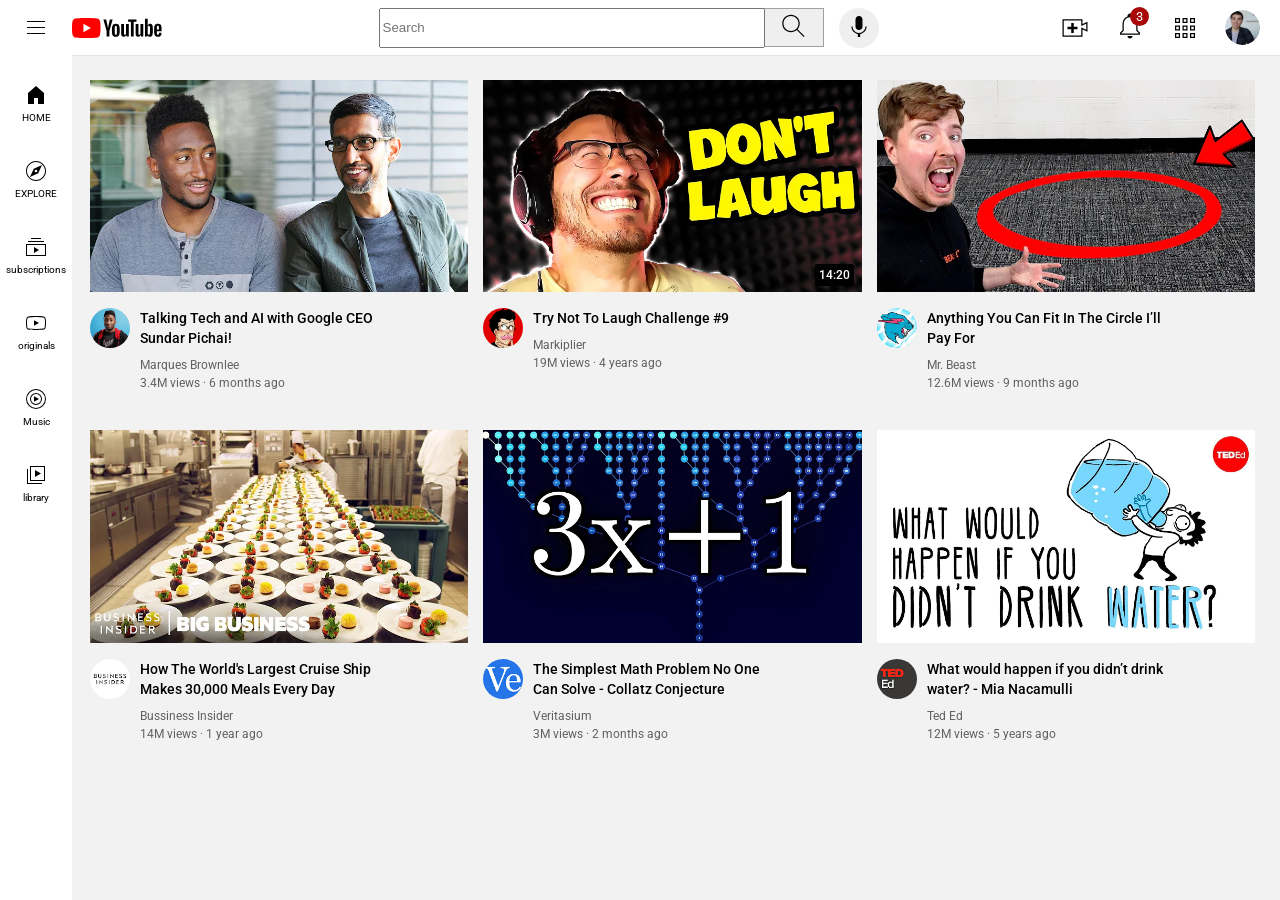
<file: index.html>
<!DOCTYPE html>
<html>
  <head>
    <title>YOUTUBE.COM</title>

    <link rel="preconnect" href="https://fonts.googleapis.com">
    <link rel="preconnect" href="https://fonts.gstatic.com" crossorigin>
    <link href="https://fonts.googleapis.com/css2?family=Roboto:ital,wght@0,100;0,300;0,400;0,500;0,700;0,900;1,100;1,300;1,400;1,500;1,700;1,900&display=swap" rel="stylesheet">
    <link rel="stylesheet" href="styles/general.css">
    <link rel="stylesheet" href="styles/video.css">
    <link rel="stylesheet" href="styles/header.css">
    <link rel="stylesheet" href="styles/sidebar.css">
  </head>
  <body>
    <div class="header">
      <div class="leftsection"> 
       <img class="hamburger-menu" src="icons/hamburger-menu.svg">
       <img class="youtube-logo" src="icons/youtube-logo.svg">
      </div>
      <div class="midsection">
        <input class="search-bar" type="text" placeholder="Search">
        <button class="searchbutton">
          <img class="searchimg" src="icons/search.svg">
          <div class="tooltip">Search</div>
        </button>
        <button class="voicebutton">
          <img class="voiceimg" src="icons/voice-search-icon.svg">
          <div class="tooltip">Search with your voice</div>
        </button>
      </div>
      <div class="rightsection">
        <img class="upload" src="icons/upload.svg">
        <div class="not-icon">
          <img class="not" src="icons/notifications.svg">
          <div class="not-no">3</div>
        </div>
        <img class="apps" src="icons/youtube-apps.svg">
        <img class="profilepic" src="channel/my-channel.jpeg">
      </div>
    </div>
    <div class="sidebar">
      <div class="sidebar-link">
        <img src="icons/home.svg">
      <div>HOME</div>
      </div>
      <div class="sidebar-link">
        <img src="icons/explore.svg">
        <div>EXPLORE</div>
      </div>
      <div class="sidebar-link">
        <img src="icons/subscriptions.svg">
        <div>subscriptions</div>
      </div>
      <div class="sidebar-link">
        <img src="icons/originals.svg">
        <div>originals</div>
      </div>
      <div class="sidebar-link">
        <img src="icons/youtube-music.svg">
        <div>Music</div>
      </div>
      <div class="sidebar-link">
        <img src="icons/library.svg">
        <div>library</div>
      </div>
    </div>
    <div class="video-grid"> 
       <div class="preview">
      <div class="thumbnail-row">
        <img class="thumbnail" src="thumbnails/thumbnail-1.webp">
      </div>
      <div class="info-grid">
      <div class="channel-pic">
        <img class="pfp" src="channel/channel-1.jpeg">
      </div>
      <div class="video-info ">
        <p class="video-title">
          Talking Tech and AI with Google CEO Sundar Pichai!
        </p>
        <p class="author">
          Marques Brownlee
        </p>
        <p class="stats">
          3.4M views &#183; 6 months ago
        </p>
      </div>
    </div>
    
    </div>
    
    <div class="preview">
      <div class="thumbnail-row">
        <img class="thumbnail" src="thumbnails/thumbnail-2.webp">
        <div class="videotime">14:20</div>
      </div>
      <div class="info-grid">
      <div class="channel-pic">
        <img class="pfp" src="channel/channel-2.jpeg">
      </div>
      <div class="video-info ">
        <p class="video-title">
          Try Not To Laugh Challenge #9
        </p>
        <p class="author">
          Markiplier
        </p>
        <p class="stats">
          19M views &#183; 4 years ago
        </p>
      </div>
    </div>
    
    </div>

    <div class="preview">
      <div class="thumbnail-row">
        <img class="thumbnail" src="thumbnails/thumbnail-6.webp">
      </div>
      <div class="info-grid">
      <div class="channel-pic">
        <img class="pfp" src="channel/channel-6.jpeg">
      </div>
      <div class="video-info ">
        <p class="video-title">
          Anything You Can Fit In The Circle I’ll Pay For
        </p>
        <p class="author">
          Mr. Beast
        </p>
        <p class="stats">
          12.6M views &#183; 9 months ago
        </p>
      </div>
    </div>
    
    </div>
    
    <div class="preview">
      <div class="thumbnail-row">
        <img class="thumbnail" src="thumbnails/thumbnail-10.webp">
      </div>
      <div class="info-grid">
      <div class="channel-pic">
        <img class="pfp" src="channel/channel-10.jpeg">
      </div>
      <div class="video-info ">
        <p class="video-title">
          
How The World's Largest Cruise Ship Makes 30,000 Meals Every Day
        </p>
        <p class="author">
          Bussiness Insider
        </p>
        <p class="stats">
          14M views &#183; 1 year ago
        </p>
      </div>
    </div>
    
    </div>

    
    <div class="preview">
      <div class="thumbnail-row">
        <img class="thumbnail" src="thumbnails/thumbnail-4.webp">
      </div>
      <div class="info-grid">
      <div class="channel-pic">
        <img class="pfp" src="channel/channel-4.jpeg">
      </div>
      <div class="video-info ">
        <p class="video-title">
          The Simplest Math Problem No One Can Solve - Collatz Conjecture
        </p>
        <p class="author">
          Veritasium
        </p>
        <p class="stats">
          3M views &#183; 2 months ago
        </p>
      </div>
    </div>
    
    </div>
    
    <div class="preview">
      <div class="thumbnail-row">
        <img class="thumbnail" src="thumbnails/thumbnail-12.webp">
      </div>
      <div class="info-grid">
      <div class="channel-pic">
        <img class="pfp" src="channel/channel-12.jpeg">
      </div>
      <div class="video-info ">
        <p class="video-title">
          What would happen if you didn’t drink water? - Mia Nacamulli
        </p>
        <p class="author">
          Ted Ed
        </p>
        <p class="stats">
          12M views &#183; 5 years ago
        </p>
      </div>
    </div>
    
    </div></div>
 
  
  
  </body>
</html>
</file>
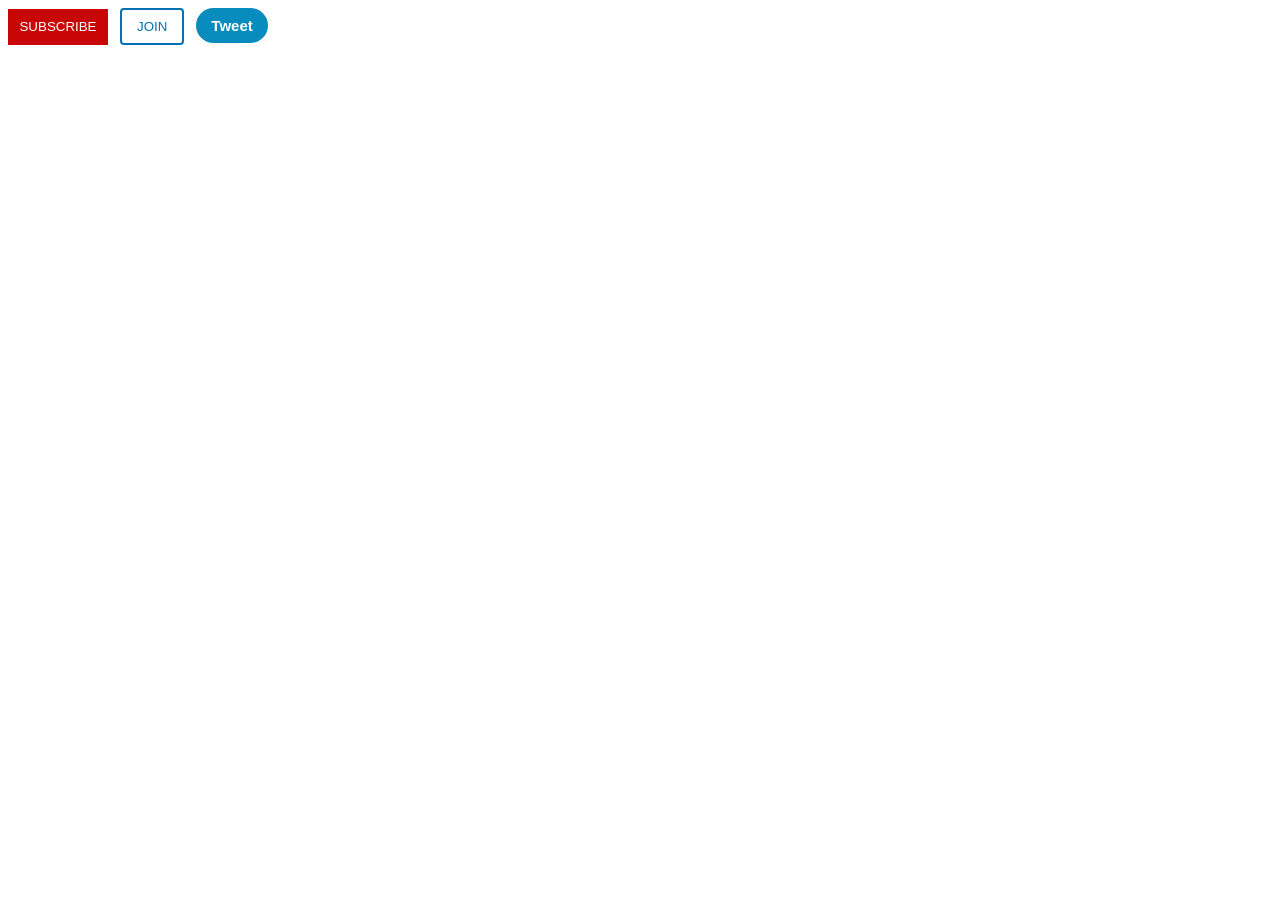
<file: intro-html/buttons.html>
<!DOCTYPE html>
 <head>
  <link rel="stylesheet" href="buttons.css">
 </head>
<body>
  <button class="subscribe">SUBSCRIBE</button>
  <button class="JOIN">JOIN</button>
  <button class="tweet">Tweet</button>
</body>
</file>
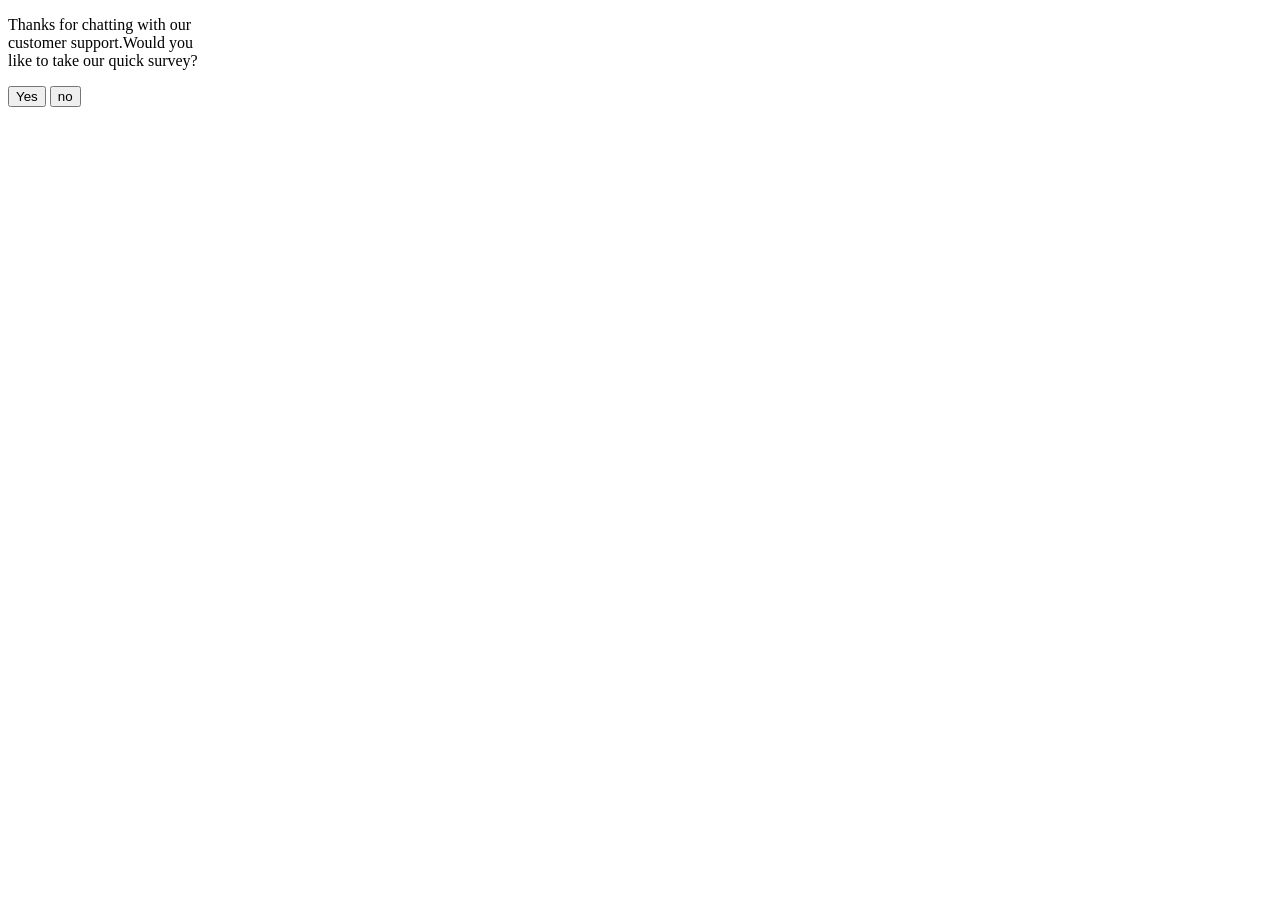
<file: intro-html/new.html>
<!DOCTYPE html>
<html>
  <head>
    <style>
      .a,
      .b
      .c
      {display: inline block;
         vertical-align: top;
      }
      .c{
        width: 200px;
        
        vertical-align: middle;
      }
    </style>
  </head>
  <body>
    <p class="c">Thanks for chatting with our customer support.Would you like to take our quick survey?</p>
 <button class="a">Yes</button>
 <button class="b">no</button>
  </body>
</html>
</file>
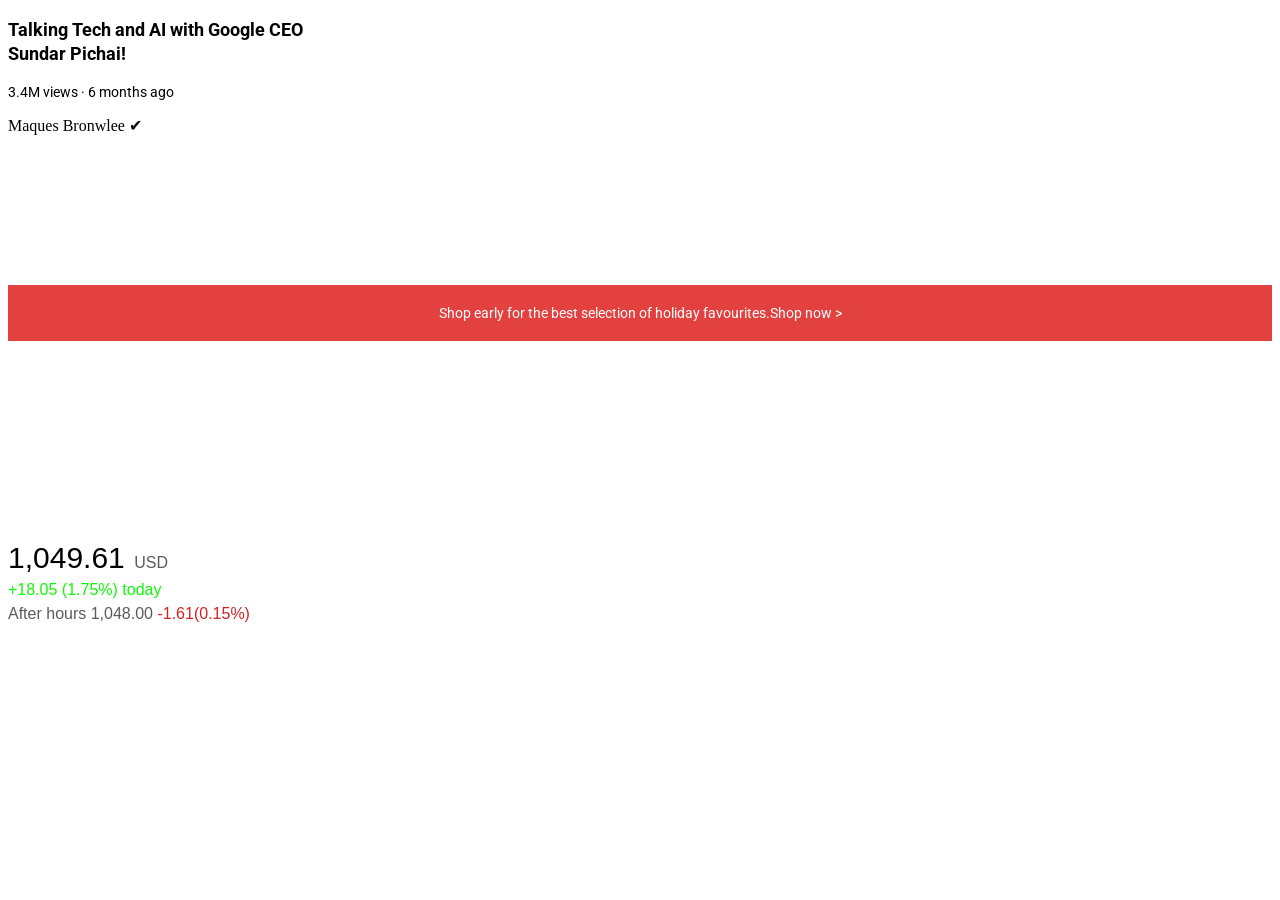
<file: intro-html/text.html>
<!DOCTYPE html>
<html>
  <head>
    <link rel="preconnect" href="https://fonts.googleapis.com">
<link rel="preconnect" href="https://fonts.gstatic.com" crossorigin>
<link href="https://fonts.googleapis.com/css2?family=Roboto:ital,wght@0,100;0,300;0,400;0,500;0,700;0,900;1,100;1,300;1,400;1,500;1,700;1,900&display=swap" rel="stylesheet">
   <link rel="stylesheet" href="text.css">
  </head>
  <body>
  <p class="video-title">
    Talking Tech and AI with Google CEO Sundar Pichai!
  </p>
  <p class="stats">
    3.4M views  &#183 6 months ago
  </p>
  <p>
    Maques Bronwlee &#10004
  </p>
  <p class="apple">Shop early for the best selection of holiday favourites.<span class="u">Shop now</span> ></p>
  <P class="d">
    <span class="a">1,049.61</span> USD<br>
    <span class="b">+18.05 (1.75%) today</span><br>
    After hours 1,048.00 <span class="c">-1.61(0.15%)</span>
  </P>
</body>
</html>
</file>
<file: styles/general.css>
p{
  font-family: Roboto,Arial;
  margin-top: 0px;
  margin-bottom: 0px;
}
body{
  margin: 0px;
  padding-top: 80px;
  padding-left: 90px;
  padding-right: 25px;
  background-color: rgb(243, 242, 242);
  margin-bottom: 50px;
}
</file>
<file: styles/video.css>
.thumbnail{
  width: 100%;
}

.channel-pic{
  display: inline-block;
  width: 50px;
  vertical-align: top;
}
.video-info{
  width: 250px;
  display: inline-block;
}
.pfp{
  width: 40px;
  border-radius: 50px;
}
.video-title{
  margin-top: 0px;
  font-size: 14px;
  font-weight:500;
  line-height: 20px;
  margin-bottom: 10px;
}
.thumbnail-row{
  margin-bottom: 12px;
  position: relative;
}
.author,
.stats{
  font-size: 12px;
  font-weight: 400;
 color:  rgb(96,96,96);
}
.author{
  margin-bottom: 4px;
}
.info-grid{
  display: grid;
  grid-template-columns:50px 1fr ;
}
.video-grid{
  display: grid;
  grid-template-columns: 1fr 1fr 1fr;
  column-gap: 15px;
  row-gap: 40px;
}
.videotime{
  background-color: black;
  color: white;
  position: absolute;
  bottom: 10px;
  right: 8px;
  font-family: Roboto,Arial;
  font-size: 12px;
  font-weight: 500;
  padding: 4px;
  border-radius: 2px;
}
</file>
<file: styles/header.css>
.header{
  display: flex;
  flex-direction: row;
  height: 55px;
 justify-content: space-between;
 position: fixed;
 top: 0;
 right: 0;
 left: 0;
 background-color:white ;
 border-bottom-width: 1px; ;
 border-bottom-style: solid;
 border-bottom-color: rgb(228, 225, 225);
 z-index: 100;
}
.leftsection{
display: flex;
align-items: center;
}
.midsection{
  
  flex: 1;
  margin-left: 70px;
  margin-right: 35px;
  max-width: 500px;
  display: flex;
  align-items: center;
}
.rightsection{
  width: 200px;
 
display: flex;
align-items: center;
justify-content: space-between;
margin-right: 20px;
flex-shrink: 0;
}
.hamburger-menu{
  height: 24px;
  margin-left: 24px;
  margin-right: 24px;
}
.youtube-logo{
  height: 20px;
}
.searchbutton{
  height: 39px;
  width: 60px;
  margin-right: 15px;
  border-width: 0.1px;
  border-color: rgb(160, 160, 160);
  border-style: solid;
  margin-left: -1px;
}
.searchimg{
  height: 30px;
  width: 45px;
}
.voicebutton{
  height: 40px;
  width: 40px;
  border-radius: 20px;
  border: none;
  position: relative;
}
.voiceimg{
  height: 35px;
  width: 28px;
}
.search-bar{
  flex: 1;
  height: 34px;
  width: 0;
  position: relative;
}
.upload{
  height: 30px;
  width: 30px;
}
.apps{
  height: 30px;
  width: 30px; 
}
.not{
  height: 30px;
  width: 30px;
  
}
.profilepic{
  height: 35px;
  width: 35px;
  border-radius:  20px;
  
}
.not-icon{
  position: relative;
}
.not-no{
  position: absolute;
  background-color: rgb(168, 8, 8);
  color: white;
  top: -4px;
  right: -4px;
  font-size: 13px;
  font-family: Roboto,Arial;
  padding: 2px;
  padding-left: 6px;
  padding-right: 6px;
  border-radius: 10px;
}
.searchbutton .tooltip{
  position: absolute;
  background-color: gray;
  color: white;
  padding: 4px;
  border-radius: 2px;
  bottom: -23px;
  opacity: 0;
  transition: opacity 0.15s;
  pointer-events: none;
}
.searchbutton:hover .tooltip{
  opacity: 1;
}
.voicebutton .tooltip{
  position: absolute;
  background-color: gray;
  color: white;
  padding: 4px;
  border-radius: 2px;
  bottom: -23px;
  opacity: 0;
  transition: opacity 0.15s;
  pointer-events: none;
  white-space: nowrap;
}
.voicebutton:hover .tooltip{
  opacity: 1;
}
</file>
<file: styles/sidebar.css>
.sidebar{
  position: fixed;
  left: 0;
  bottom: 0;
  top: 55px;
  background-color: white;
  width: 72px;
  z-index: 200;
  padding-top: 10px;
}
.sidebar-link{
  
   height: 75px;
   margin-bottom: 1px;
   display: flex;
   justify-content: center;
   align-items: center;
   flex-direction: column;
   cursor: pointer;
}
.sidebar-link:hover{
  background-color: lightgray;
}
.sidebar-link img{
  height: 24px;
  margin-bottom: 5px;
}
.sidebar-link div{
  font-family: Roboto,Arial;
  font-size: 10px;
}
</file>
<file: intro-html/buttons.css>
.subscribe{
  background-color: rgb(200, 6, 6);
  color: white;
  height: 36px;
  width: 100px;
  border: none;
  margin-right: 8px;
  transition: opacity 0.15s;
}
.subscribe:hover{
 opacity: 0.8;
}
.subscribe:active{
  opacity: 0.4;
}
.JOIN{
  background-color: white;
  color: rgb(4, 114, 178);
  border-style: solid;
  border-color: rgb(4, 114, 178);
  border-radius: 4px;
  margin-right: 8px;
  cursor: pointer;
  transition: background-color 0.15s,color 0.15s;
  padding-left: 15px;
  padding-top: 9px;
  padding-bottom: 9px;
  padding-right: 15px;
}
.JOIN:hover{
  background-color: rgb(4, 114, 178);
  color:white ;
}
.JOIN:active{
  opacity: 0.7;
}
.tweet{
  background-color: rgb(8, 140, 189);
  color: white;
  font-weight: bold;
  font-size: 15px;
  border: none;
  border-radius: 18px;
 transition: box-shadox 0.15s;
 padding-left: 15px;
 padding-right: 15px;
 padding-top: 9px;
 padding-bottom: 9px;
}
.tweet:hover{
  box-shadow: 2px 2px 5px rgba(0,0,0,0.3);
}
</file>
<file: intro-html/text.css>
.video-title{
  font-family: Roboto;
  font-size: 18px;
  font-weight: bold;
 width: 300px;
 line-height: 24px;
}
.stats{
  font-family: Roboto;
  font-size: 14px;
}
.apple{
  margin-top: 150px;
  font-family: Roboto;
  font-size: 14px;
  background-color: rgb(227, 65, 64);
  color: white;
  text-align: center;
  padding-top: 20px;
  padding-bottom: 20px;
  margin-bottom: 200px;
}
.u:hover{
  text-decoration: underline;
  cursor: pointer;

}
.d{
  font-family: Arial;
  color: rgb(92, 91, 91);
}
.a{color: black;
  font-size: 30px;
  margin-right: 5px;
}
.b{
  color: rgb(15, 248, 7);
  line-height: 30px;
}
.c{
  color: rgb(215, 34, 34);
}
</file>
